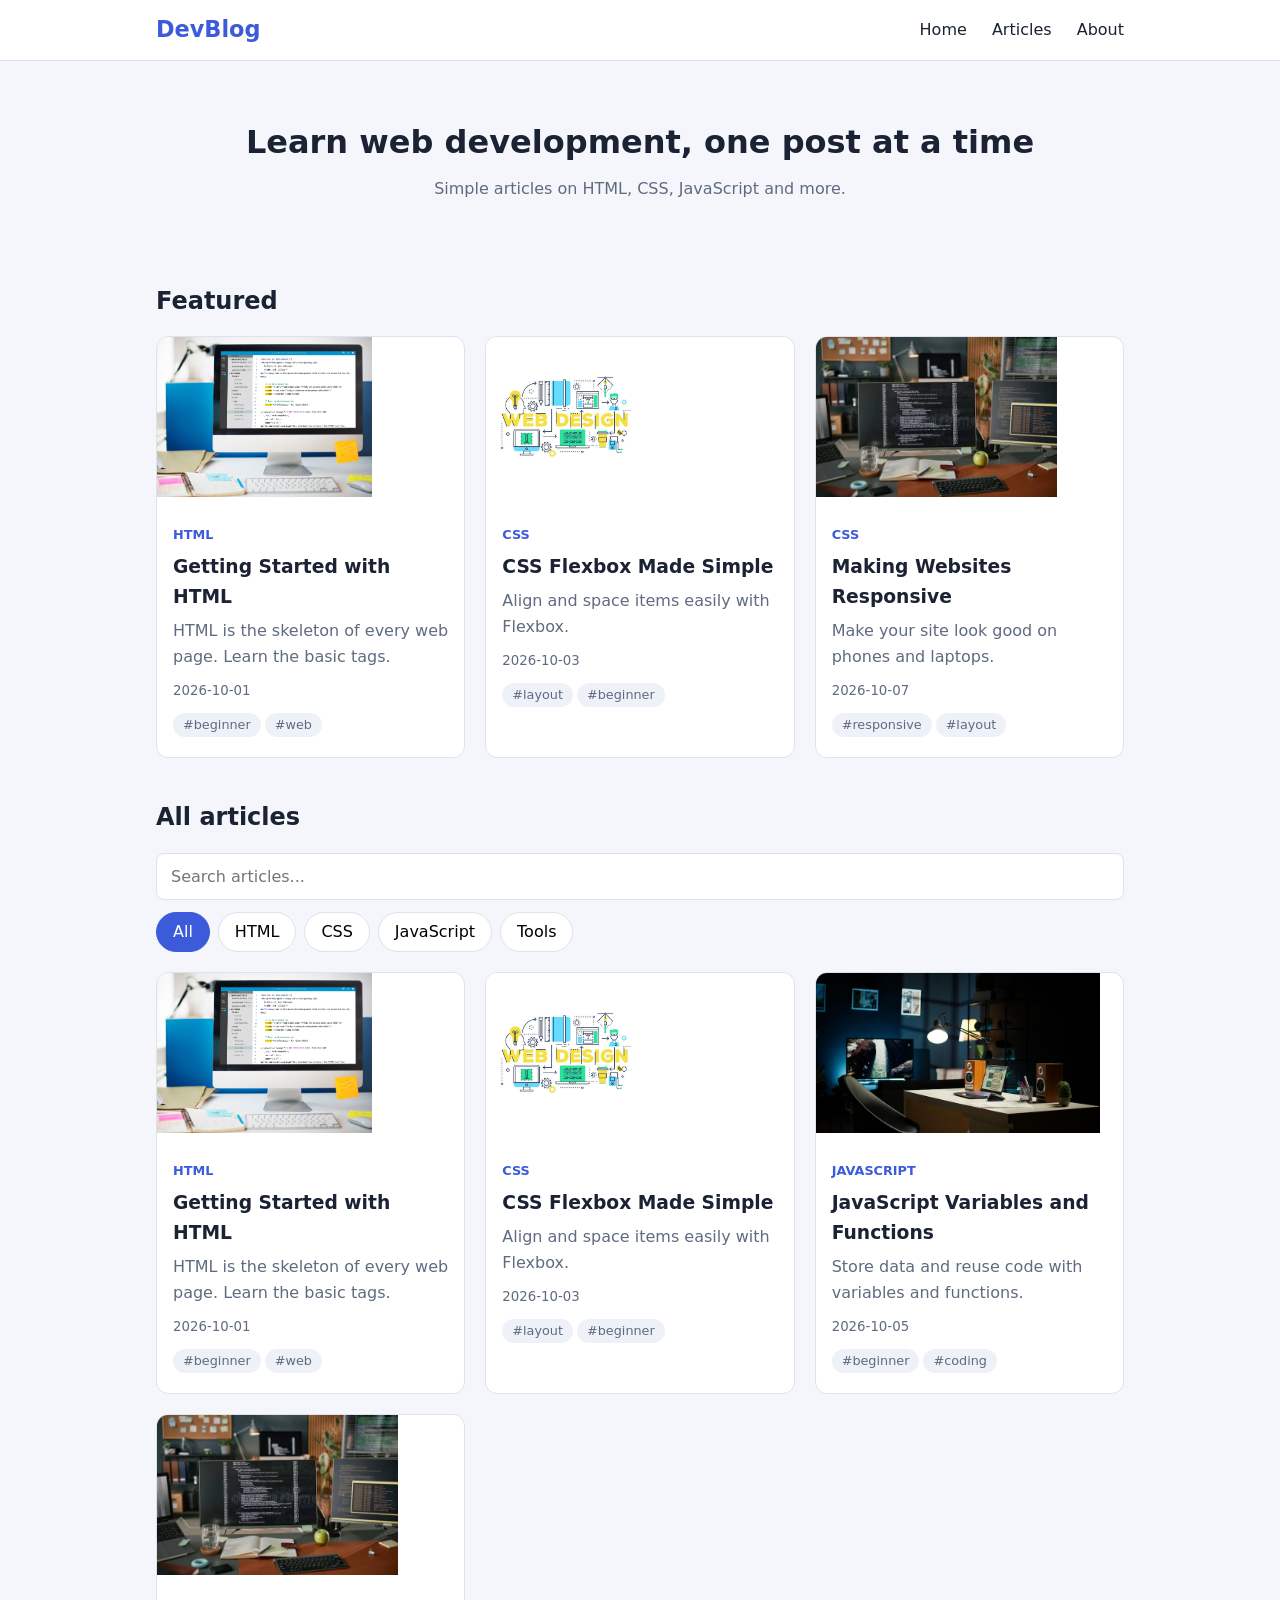
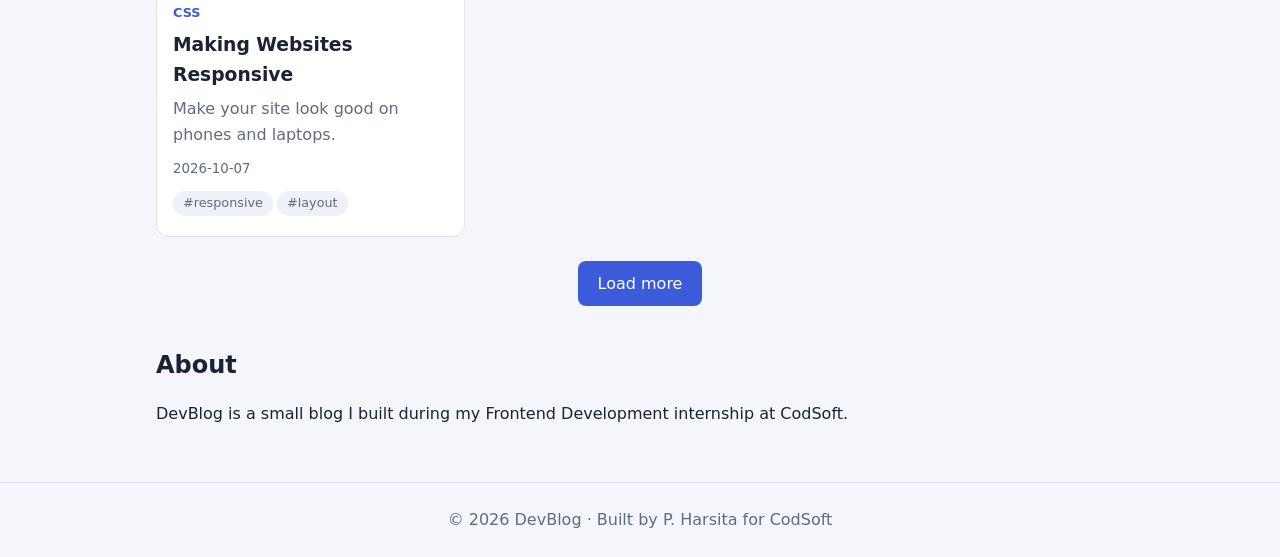
<file: index.html>
<!DOCTYPE html>
<html lang="en">
<head>
  <meta charset="UTF-8">
  <meta name="viewport" content="width=device-width, initial-scale=1">
  <title>DevBlog</title>
  <link rel="stylesheet" href="style.css">
</head>
<body>
  <!-- Navigation bar -->
  <header>
    <div class="bar">
      <a href="index.html" class="brand">DevBlog</a>
      <button id="menuBtn" aria-label="Open menu">☰</button>
      <nav id="nav">
        <a href="index.html">Home</a>
        <a href="#posts">Articles</a>
        <a href="#about">About</a>
      </nav>
    </div>
  </header>

  <main>
    <section class="hero">
      <h1>Learn web development, one post at a time</h1>
      <p>Simple articles on HTML, CSS, JavaScript and more.</p>
    </section>

    <!-- Featured posts -->
    <section>
      <h2>Featured</h2>
      <div id="featured" class="grid"></div>
    </section>

    <!-- All posts with search, categories and Load More -->
    <section id="posts">
      <h2>All articles</h2>
      <input type="search" id="search" placeholder="Search articles...">
      <div id="categories" class="chips"></div>
      <p id="tagInfo" hidden></p>
      <div id="grid" class="grid"></div>
      <p id="empty" hidden>No articles found.</p>
      <button id="loadMore" class="btn">Load more</button>
    </section>

    <section id="about">
      <h2>About</h2>
      <p>DevBlog is a small blog I built during my Frontend Development internship at CodSoft.</p>
    </section>
  </main>

  <footer>© 2026 DevBlog · Built by P. Harsita for CodSoft</footer>

  <script src="posts.js"></script>
  <script src="script.js"></script>
</body>
</html>
</file>
<file: style.css>
/* ---------- Colors ---------- */
:root {
  --ink: #1a2233;
  --muted: #5f6b80;
  --bg: #f4f6fb;
  --surface: #ffffff;
  --line: #dde3ee;
  --brand: #3b5bdb;
}

/* ---------- Page setup ---------- */
* {
  box-sizing: border-box;
}

body {
  margin: 0;
  background: var(--bg);
  color: var(--ink);
  font-family: "Segoe UI", system-ui, sans-serif;
  line-height: 1.6;
}

a {
  color: inherit;
  text-decoration: none;
}

main {
  max-width: 1000px;
  margin: 0 auto;
  padding: 16px;
}

section {
  margin-bottom: 40px;
}

h2 {
  margin: 0 0 16px;
}

/* ---------- Navigation bar ---------- */
header {
  background: var(--surface);
  border-bottom: 1px solid var(--line);
  position: sticky;
  top: 0;
  z-index: 10;
}

.bar {
  max-width: 1000px;
  margin: 0 auto;
  padding: 12px 16px;
  display: flex;
  justify-content: space-between;
  align-items: center;
}

.brand {
  font-size: 1.4rem;
  font-weight: 700;
  color: var(--brand);
}

nav a {
  margin-left: 20px;
}

nav a:hover {
  color: var(--brand);
}

#menuBtn {
  display: none;            /* only shown on phones */
  font-size: 1.4rem;
  background: none;
  border: none;
  cursor: pointer;
}

/* ---------- Hero ---------- */
.hero {
  text-align: center;
  padding: 40px 16px;
}

.hero h1 {
  margin: 0 0 8px;
  font-size: 2rem;
}

.hero p {
  margin: 0;
  color: var(--muted);
}

/* ---------- Cards grid ---------- */
.grid {
  display: grid;
  grid-template-columns: repeat(auto-fill, minmax(260px, 1fr));
  gap: 20px;
}

.card {
  background: var(--surface);
  border: 1px solid var(--line);
  border-radius: 12px;
  overflow: hidden;
}

.card:hover {
  box-shadow: 0 6px 18px rgba(26, 34, 51, 0.12);
}

.thumb {
  height: 160px;
  background-color: #9db0d9;      /* shown if the image is missing */
  background-size: cover;
  background-position: center;
}

.thumb.big {
  height: 280px;
  border-radius: 12px;
  margin-bottom: 16px;
}

.body {
  padding: 16px;
}

.body h3 {
  margin: 6px 0;
}

.body p {
  margin: 0 0 8px;
  color: var(--muted);
}

.cat {
  font-size: 0.8rem;
  font-weight: 600;
  color: var(--brand);
  text-transform: uppercase;
}

small {
  color: var(--muted);
}

/* ---------- Tags, chips, buttons ---------- */
.tags {
  margin-top: 8px;
}

.tag {
  font: inherit;
  font-size: 0.8rem;
  color: var(--muted);
  background: #eef1f8;
  border: none;
  border-radius: 12px;
  padding: 2px 10px;
  margin: 0 4px 4px 0;
  cursor: pointer;
}

.chips {
  margin: 12px 0;
}

.chip {
  font: inherit;
  background: var(--surface);
  border: 1px solid var(--line);
  border-radius: 20px;
  padding: 6px 16px;
  margin: 0 8px 8px 0;
  cursor: pointer;
}

.chip.active {
  background: var(--brand);
  border-color: var(--brand);
  color: #ffffff;
}

.btn {
  display: inline-block;
  font: inherit;
  background: var(--brand);
  color: #ffffff;
  border: none;
  border-radius: 8px;
  padding: 10px 20px;
  cursor: pointer;
}

#loadMore {
  display: block;
  margin: 24px auto 0;
}

#loadMore[hidden],
[hidden] {
  display: none;
}

input[type="search"] {
  width: 100%;
  font: inherit;
  padding: 10px 14px;
  border: 1px solid var(--line);
  border-radius: 8px;
}

/* ---------- Article page ---------- */
article {
  max-width: 700px;
  margin: 16px auto 24px;
  background: var(--surface);
  padding: 24px;
  border-radius: 12px;
  border: 1px solid var(--line);
}

.back {
  display: block;
  width: fit-content;
  margin: 0 auto 24px;
}

/* ---------- Footer ---------- */
footer {
  text-align: center;
  padding: 24px 16px;
  color: var(--muted);
  border-top: 1px solid var(--line);
}

/* ---------- Mobile (screens 640px wide or smaller) ---------- */
@media (max-width: 640px) {
  #menuBtn {
    display: block;
  }

  nav {
    display: none;             /* hidden until the ☰ button is tapped */
    position: absolute;
    top: 100%;
    left: 0;
    right: 0;
    background: var(--surface);
    border-bottom: 1px solid var(--line);
    padding: 8px 16px;
  }

  nav.open {
    display: block;
  }

  nav a {
    display: block;
    margin: 0;
    padding: 10px 0;
  }

  .hero h1 {
    font-size: 1.5rem;
  }

/* ---------- Images ---------- */
img.thumb{
    display: block;
    width: 100%;
    object-fit: cover;
    background: #9db0d9;
}

img.thumb.missing {
    color: #ffffff;
    font-size: 0.8rem;
}
}
</file>
